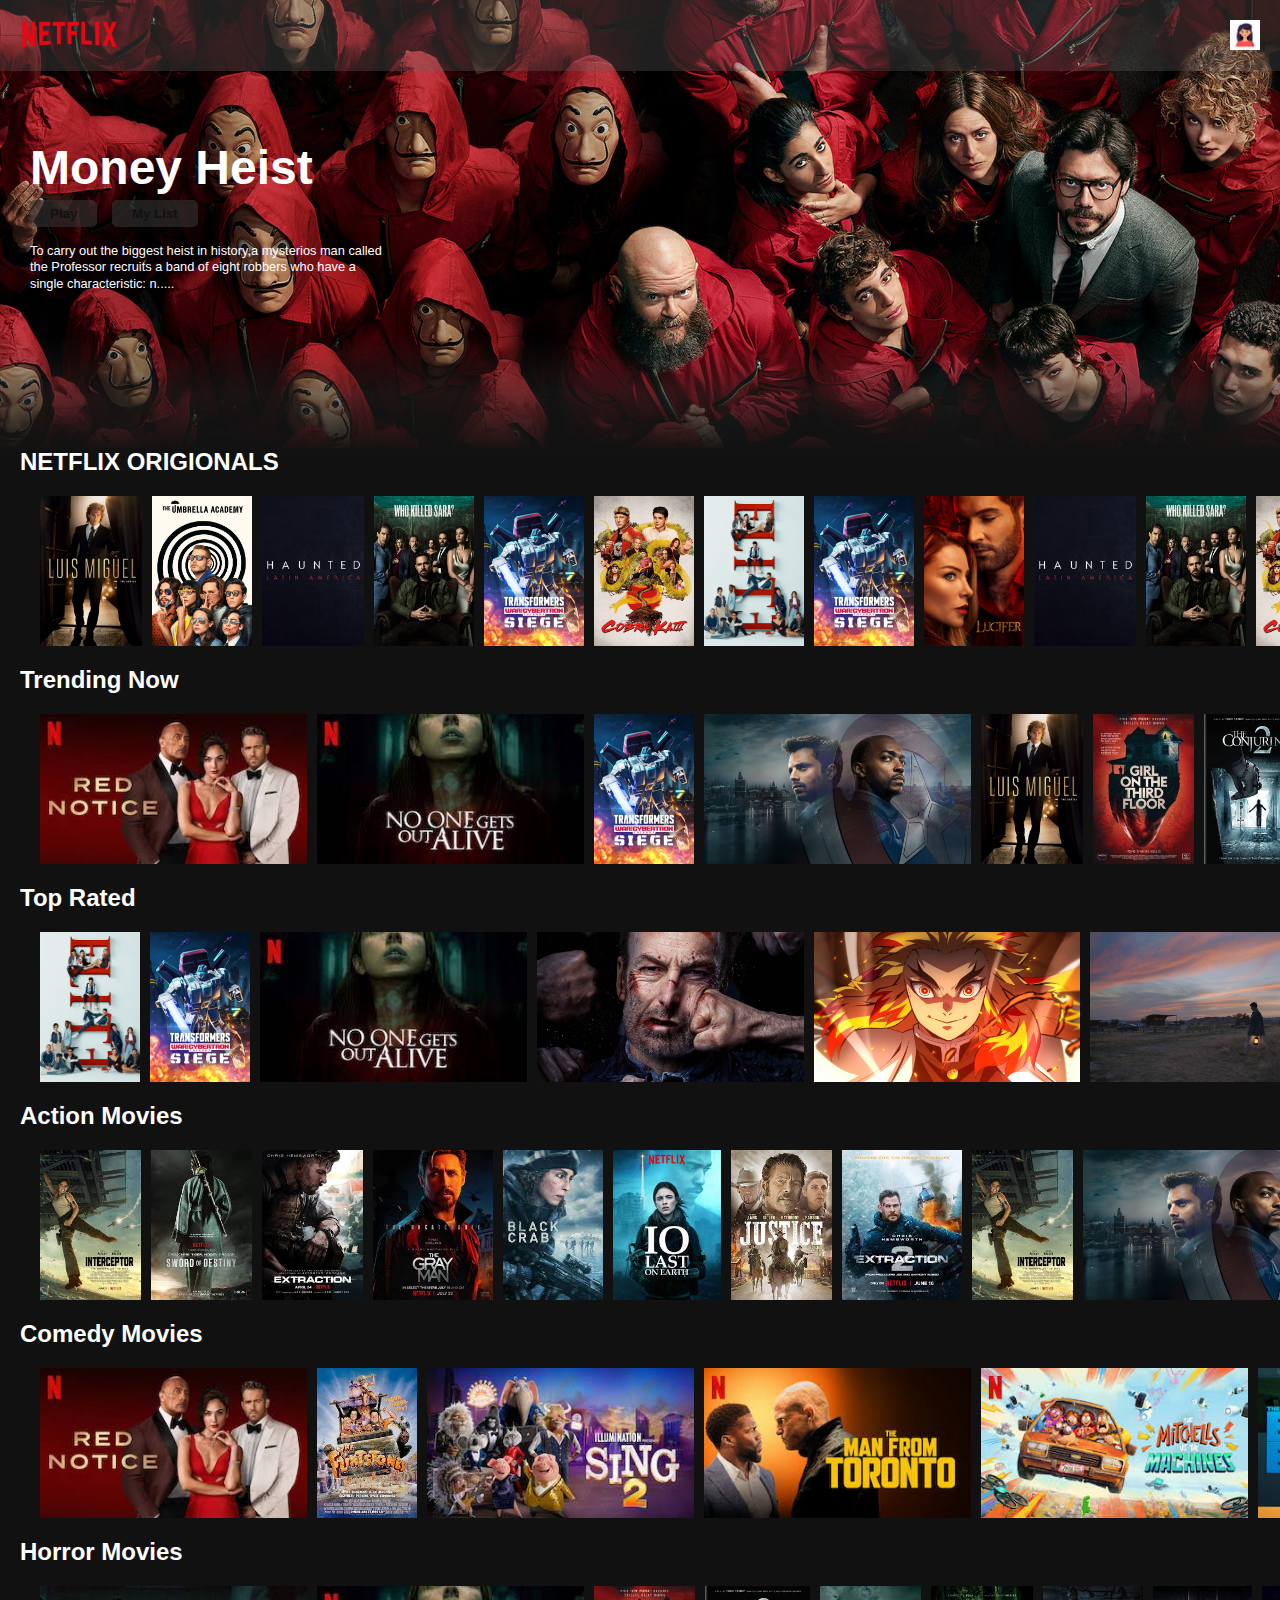
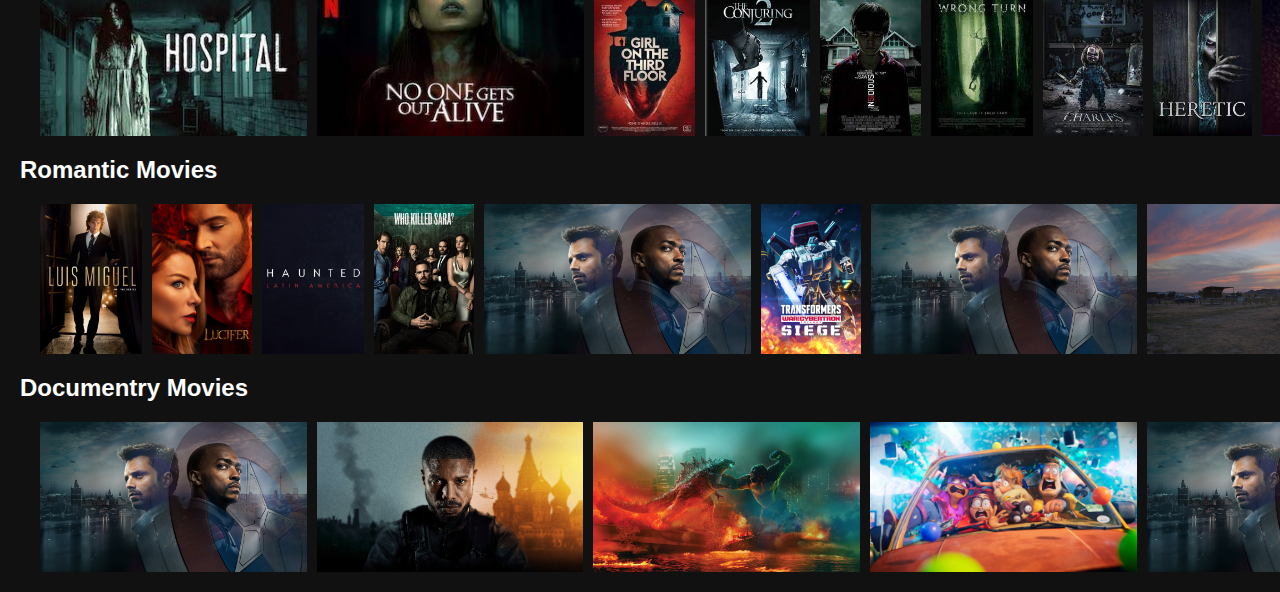
<file: netflix/index.html>
<!DOCTYPE html>
<html lang="en">
<head>
    <link rel="stylesheet" href="style.css">
    <meta charset="UTF-8">
    <meta name="viewport" content="width=device-width, initial-scale=1.0">
    <title>Netflix</title>
</head>
<body>

    <div class="nav">
        <img src="images/Netflix-logo.png"class="nav_logo">
        <img src="images/avatar.avif" class="nav_avatar">
    </div>
    <!-- banner -->
    <div class="banner">
        <div class="banner_contents">
            <div class="banner_title">Money Heist</div>
            <div class="banner_buttons">
                <button class="banner_button">Play</button>
                <button class="banner_button">My List</button>

            </div>
            <div class="banner_description">
                To carry out the biggest heist in history,a mysterios man called the 
                Professor recruits a band of eight robbers who have a single characteristic: n.....
            </div>
        </div>
        <div class="banner_fadebottom"></div>
    </div>

    <!-- neflix orgionals -->
    <div class="row">
        <h2 >NETFLIX ORIGIONALS</h2>
        <div class="row_posters">

            <img src="images/large-movie1.jpg" alt="" class="row_poster row_posterlarge"/>
            <img src="images/large-movie8.jpg" alt="" class="row_poster row_posterlarge">
            <img src="images/large-movie3.jpg" alt="" class="row_poster row_posterlarge">
            <img src="images/large-movie4.jpg" alt="" class="row_poster row_posterlarge">
            <img src="images/large-movie7.jpg" alt="" class="row_poster row_posterlarge">
            <img src="images/large-movie5.jpg" alt="" class="row_poster row_posterlarge">
            <img src="images/large-movie6.jpg" alt="" class="row_poster row_posterlarge">
            <img src="images/large-movie7.jpg" alt="" class="row_poster row_posterlarge">
            <img src="images/large-movie2.jpg" alt="" class="row_poster row_posterlarge">
            <img src="images/large-movie3.jpg" alt="" class="row_poster row_posterlarge">
            <img src="images/large-movie4.jpg" alt="" class="row_poster row_posterlarge">
            <img src="images/large-movie5.jpg" alt="" class="row_poster row_posterlarge">
           
            <img src="images/large-movie1.jpg" alt="" class="row_poster row_posterlarge"/>
            <img src="images/large-movie2.jpg" alt="" class="row_poster row_posterlarge">
            <img src="images/large-movie3.jpg" alt="" class="row_poster row_posterlarge">
            <img src="images/large-movie4.jpg" alt="" class="row_poster row_posterlarge">
            <img src="images/large-movie5.jpg" alt="" class="row_poster row_posterlarge">
            <img src="images/large-movie6.jpg" alt="" class="row_poster row_posterlarge">
            <img src="images/large-movie7.jpg" alt="" class="row_poster row_posterlarge">
            <img src="images/large-movie8.jpg" alt="" class="row_poster row_posterlarge">
        </div>

    </div>
 <!-- trending -->
    <div class="row">
        <h2>Trending Now</h2>
        <div class="row_posters">
            <img src="images/comedy.jpeg" alt="" class="row_poster row_posterlarge"/>
            <img src="images/horror2.jpeg" alt="" class="row_poster row_posterlarge">
           
            <img src="images/large-movie7.jpg" alt="" class="row_poster row_posterlarge">
            <img src="images/small-movie5.jpg" alt="" class="row_poster row_posterlarge">
            <img src="images/large-movie1.jpg" alt="" class="row_poster row_posterlarge"/>
            <img src="images/horror3.jpeg" alt="" class="row_poster row_posterlarge">
            <img src="images/horror4.jpeg" alt="" class="row_poster row_posterlarge">
            <img src="images/large-movie2.jpg" alt="" class="row_poster row_posterlarge">
            <img src="images/large-movie3.jpg" alt="" class="row_poster row_posterlarge">
            <img src="images/large-movie4.jpg" alt="" class="row_poster row_posterlarge">
            <img src="images/large-movie5.jpg" alt="" class="row_poster row_posterlarge">
            <img src="images/large-movie6.jpg" alt="" class="row_poster row_posterlarge">
            <img src="images/large-movie7.jpg" alt="" class="row_poster row_posterlarge">
            <img src="images/large-movie8.jpg" alt="" class="row_poster row_posterlarge">
            <img src="images/large-movie1.jpg" alt="" class="row_poster row_posterlarge"/>
            <img src="images/large-movie2.jpg" alt="" class="row_poster row_posterlarge">
            <img src="images/large-movie3.jpg" alt="" class="row_poster row_posterlarge">
            <img src="images/large-movie4.jpg" alt="" class="row_poster row_posterlarge">
            <img src="images/large-movie5.jpg" alt="" class="row_poster row_posterlarge">
            <img src="images/large-movie6.jpg" alt="" class="row_poster row_posterlarge">
            <img src="images/large-movie7.jpg" alt="" class="row_poster row_posterlarge">
            <img src="images/large-movie3.jpg" alt="" class="row_poster row_posterlarge">
            <img src="images/large-movie4.jpg" alt="" class="row_poster row_posterlarge">
            <img src="images/large-movie5.jpg" alt="" class="row_poster row_posterlarge">
            <img src="images/large-movie6.jpg" alt="" class="row_poster row_posterlarge">
            <img src="images/large-movie7.jpg" alt="" class="row_poster row_posterlarge">
            <img src="images/large-movie8.jpg" alt="" class="row_poster row_posterlarge">
        </div>

    </div>

    <!-- top rated -->
    <div class="row">
        <h2>Top Rated</h2>
        <div class="row_posters">
            <img src="images/large-movie6.jpg" alt="" class="row_poster row_posterlarge">
            <img src="images/large-movie7.jpg" alt="" class="row_poster row_posterlarge">
            <img src="images/horror2.jpeg" alt="" class="row_poster row_posterlarge">
            <img src="images/small-movie7.jpg" alt="" class="row_poster row_posterlarge">
            <img src="images/small-movie8.jpg" alt="" class="row_poster row_posterlarge">
            <img src="images/small-movie6.jpg" alt="" class="row_poster row_posterlarge">
            <img src="images/horror8.jpeg" alt="" class="row_poster row_posterlarge">
            <img src="images/horror3.jpeg" alt="" class="row_poster row_posterlarge">
            <img src="images/large-movie3.jpg" alt="" class="row_poster row_posterlarge">
            <img src="images/small-movie5.jpg" alt="" class="row_poster row_posterlarge"/>
            <img src="images/small-movie2.jpg" alt="" class="row_poster row_posterlarge">
            <img src="images/small-movie3.jpg" alt="" class="row_poster row_posterlarge">
            <img src="images/small-movie4.jpg" alt="" class="row_poster row_posterlarge">
            <img src="images/large-movie4.jpg" alt="" class="row_poster row_posterlarge">
            <img src="images/large-movie5.jpg" alt="" class="row_poster row_posterlarge">
            <img src="images/large-movie6.jpg" alt="" class="row_poster row_posterlarge">
            <img src="images/large-movie7.jpg" alt="" class="row_poster row_posterlarge">
            <img src="images/small-movie4.jpg" alt="" class="row_poster row_posterlarge">
            <img src="images/small-movie5.jpg" alt="" class="row_poster row_posterlarge">
            <img src="images/small-movie6.jpg" alt="" class="row_poster row_posterlarge">
            <img src="images/small-movie7.jpg" alt="" class="row_poster row_posterlarge">
            <img src="images/large-movie3.jpg" alt="" class="row_poster row_posterlarge">
            <img src="images/large-movie4.jpg" alt="" class="row_poster row_posterlarge">
            <img src="images/large-movie5.jpg" alt="" class="row_poster row_posterlarge">
            <img src="images/large-movie6.jpg" alt="" class="row_poster row_posterlarge">
            <img src="images/large-movie7.jpg" alt="" class="row_poster row_posterlarge">
            <img src="images/small-movie8.jpg" alt="" class="row_poster row_posterlarge">
            <img src="images/small-movie6.jpg" alt="" class="row_poster row_posterlarge"/>
            <img src="images/small-movie2.jpg" alt="" class="row_poster row_posterlarge">
            <img src="images/large-movie3.jpg" alt="" class="row_poster row_posterlarge">
            <img src="images/large-movie4.jpg" alt="" class="row_poster row_posterlarge">
            <img src="images/large-movie5.jpg" alt="" class="row_poster row_posterlarge">
            <img src="images/large-movie6.jpg" alt="" class="row_poster row_posterlarge">
            <img src="images/large-movie7.jpg" alt="" class="row_poster row_posterlarge">
            <img src="images/large-movie8.jpg" alt="" class="row_poster row_posterlarge">
        </div>

    </div> 

    <!-- action movies -->
    <div class="row">
        <h2>Action Movies</h2>
        <div class="row_posters">
            <img src="images/action.jpeg" alt="" class="row_poster row_posterlarge"/>
            <img src="images/action1.jpeg" alt="" class="row_poster row_posterlarge"/>
            <img src="images/action2.jpeg" alt="" class="row_poster row_posterlarge"/>
            <img src="images/action3.jpeg" alt="" class="row_poster row_posterlarge"/>
            <img src="images/action4.jpeg" alt="" class="row_poster row_posterlarge"/>
            <img src="images/action5.jpeg" alt="" class="row_poster row_posterlarge"/>
            <img src="images/action6.jpeg" alt="" class="row_poster row_posterlarge"/>
            <img src="images/action7.jpeg" alt="" class="row_poster row_posterlarge"/>
            <img src="images/action.jpeg" alt="" class="row_poster row_posterlarge"/>
            <img src="images/small-movie5.jpg" alt="" class="row_poster row_posterlarge">
            <img src="images/large-movie3.jpg" alt="" class="row_poster row_posterlarge">
            <img src="images/large-movie4.jpg" alt="" class="row_poster row_posterlarge">
            <img src="images/large-movie5.jpg" alt="" class="row_poster row_posterlarge">
            <img src="images/large-movie6.jpg" alt="" class="row_poster row_posterlarge">
            <img src="images/large-movie7.jpg" alt="" class="row_poster row_posterlarge">
            <img src="images/small-movie6.jpg" alt="" class="row_poster row_posterlarge">
            <img src="images/small-movie7.jpg" alt="" class="row_poster row_posterlarge">
            <img src="images/small-movie8.jpg" alt="" class="row_poster row_posterlarge">
            <img src="images/small-movie3.jpg" alt="" class="row_poster row_posterlarge"/>
            <img src="images/small-movie2.jpg" alt="" class="row_poster row_posterlarge">
            <img src="images/small-movie3.jpg" alt="" class="row_poster row_posterlarge">
            <img src="images/small-movie4.jpg" alt="" class="row_poster row_posterlarge">
            <img src="images/small-movie5.jpg" alt="" class="row_poster row_posterlarge">
            <img src="images/small-movie6.jpg" alt="" class="row_poster row_posterlarge">
            <img src="images/small-movie7.jpg" alt="" class="row_poster row_posterlarge">
            <img src="images/small-movie8.jpg" alt="" class="row_poster row_posterlarge">
        </div>

    </div> 

    <!-- comedy movies -->
    <div class="row">
        <h2>Comedy Movies</h2>
        <div class="row_posters">

            <img src="images/comedy.jpeg" alt="" class="row_poster row_posterlarge"/>
            <img src="images/comedy1.jpeg" alt="" class="row_poster row_posterlarge"/>
            <img src="images/comedy2.jpeg" alt="" class="row_poster row_posterlarge"/>
            <img src="images/comedy3.jpeg" alt="" class="row_poster row_posterlarge"/>
            <img src="images/comedy4.jpeg" alt="" class="row_poster row_posterlarge"/>
            <img src="images/comedy5.jpeg" alt="" class="row_poster row_posterlarge"/>
            <img src="images/small-movie2.jpg" alt="" class="row_poster row_posterlarge">
            <img src="images/small-movie3.jpg" alt="" class="row_poster row_posterlarge">
            <img src="images/comedy.jpeg" alt="" class="row_poster row_posterlarge"/>
            <img src="images/comedy.jpeg" alt="" class="row_poster row_posterlarge"/>
            <img src="images/comedy.jpeg" alt="" class="row_poster row_posterlarge"/>
            <img src="images/large-movie3.jpg" alt="" class="row_poster row_posterlarge">
            <img src="images/large-movie4.jpg" alt="" class="row_poster row_posterlarge">
            <img src="images/large-movie5.jpg" alt="" class="row_poster row_posterlarge">
            <img src="images/large-movie6.jpg" alt="" class="row_poster row_posterlarge">
            <img src="images/large-movie7.jpg" alt="" class="row_poster row_posterlarge">
            <img src="images/small-movie4.jpg" alt="" class="row_poster row_posterlarge">
            <img src="images/small-movie5.jpg" alt="" class="row_poster row_posterlarge">
            <img src="images/large-movie7.jpg" alt="" class="row_poster row_posterlarge">
            <img src="images/small-movie8.jpg" alt="" class="row_poster row_posterlarge">
        </div>

    </div> 


    <!-- horror movies -->
    <div class="row">
        <h2>Horror Movies</h2>
        <div class="row_posters">
            <img src="images/horror1.jpeg" alt="" class="row_poster row_posterlarge">
            <img src="images/horror2.jpeg" alt="" class="row_poster row_posterlarge">
            <img src="images/horror3.jpeg" alt="" class="row_poster row_posterlarge">
            <img src="images/horror4.jpeg" alt="" class="row_poster row_posterlarge">
            <img src="images/horror5.jpeg" alt="" class="row_poster row_posterlarge">
            <img src="images/horror6.jpeg" alt="" class="row_poster row_posterlarge">
            <img src="images/horror8.jpeg" alt="" class="row_poster row_posterlarge">
            <img src="images/horror7.jpeg" alt="" class="row_poster row_posterlarge">
            <img src="images/horror9.jpeg" alt="" class="row_poster row_posterlarge">
            <img src="images/horror1.jpeg" alt="" class="row_poster row_posterlarge">
            <img src="images/large-movie3.jpg" alt="" class="row_poster row_posterlarge">
            <img src="images/large-movie4.jpg" alt="" class="row_poster row_posterlarge">
            <img src="images/horror1.jpeg" alt="" class="row_poster row_posterlarge">
            <img src="images/horror2.jpeg" alt="" class="row_poster row_posterlarge">
            <img src="images/horror3.jpeg" alt="" class="row_poster row_posterlarge">
            <img src="images/horror7.jpeg" alt="" class="row_poster row_posterlarge">
            <img src="images/horror9.jpeg" alt="" class="row_poster row_posterlarge">
            <img src="images/horror8.jpeg" alt="" class="row_poster row_posterlarge">
            <img src="images/small-movie5.jpg" alt="" class="row_poster row_posterlarge">
            <img src="images/small-movie6.jpg" alt="" class="row_poster row_posterlarge">
            <img src="images/small-movie7.jpg" alt="" class="row_poster row_posterlarge">
            <img src="images/horror1.jpeg" alt="" class="row_poster row_posterlarge">
            <img src="images/small-movie5.jpg" alt="" class="row_poster row_posterlarge">
            <img src="images/small-movie6.jpg" alt="" class="row_poster row_posterlarge">
            <img src="images/small-movie7.jpg" alt="" class="row_poster row_posterlarge">
            <img src="images/small-movie8.jpg" alt="" class="row_poster row_posterlarge">
        </div>

    </div> 

    <!-- Romantic movies -->
    <div class="row">
        <h2>Romantic Movies</h2>
        <div class="row_posters">
            <img src="images/large-movie1.jpg" alt="" class="row_poster row_posterlarge"/>
            <img src="images/large-movie2.jpg" alt="" class="row_poster row_posterlarge">
            <img src="images/large-movie3.jpg" alt="" class="row_poster row_posterlarge">
            <img src="images/large-movie4.jpg" alt="" class="row_poster row_posterlarge">
            <img src="images/small-movie5.jpg" alt="" class="row_poster row_posterlarge"/>
            <img src="images/large-movie7.jpg" alt="" class="row_poster row_posterlarge">
            <img src="images/small-movie5.jpg" alt="" class="row_poster row_posterlarge">
            <img src="images/small-movie6.jpg" alt="" class="row_poster row_posterlarge">
            <img src="images/small-movie7.jpg" alt="" class="row_poster row_posterlarge">
            <img src="images/small-movie8.jpg" alt="" class="row_poster row_posterlarge">
            <img src="images/small-movie3.jpg" alt="" class="row_poster row_posterlarge"/>
            <img src="images/small-movie2.jpg" alt="" class="row_poster row_posterlarge">
            <img src="images/small-movie3.jpg" alt="" class="row_poster row_posterlarge">
            <img src="images/small-movie4.jpg" alt="" class="row_poster row_posterlarge">
            <img src="images/small-movie5.jpg" alt="" class="row_poster row_posterlarge">
            <img src="images/small-movie6.jpg" alt="" class="row_poster row_posterlarge">
            <img src="images/large-movie3.jpg" alt="" class="row_poster row_posterlarge">
            <img src="images/large-movie4.jpg" alt="" class="row_poster row_posterlarge">
            <img src="images/large-movie5.jpg" alt="" class="row_poster row_posterlarge">
            <img src="images/large-movie6.jpg" alt="" class="row_poster row_posterlarge">
            <img src="images/large-movie7.jpg" alt="" class="row_poster row_posterlarge">
            <img src="images/small-movie7.jpg" alt="" class="row_poster row_posterlarge">
            <img src="images/small-movie8.jpg" alt="" class="row_poster row_posterlarge">
        </div>

    </div> 

     <!-- documentary movies -->
     <div class="row">
        <h2>Documentry Movies</h2>
        <div class="row_posters">
            <img src="images/small-movie5.jpg" alt="" class="row_poster row_posterlarge"/>
            <img src="images/small-movie2.jpg" alt="" class="row_poster row_posterlarge">
            <img src="images/small-movie3.jpg" alt="" class="row_poster row_posterlarge">
            <img src="images/small-movie4.jpg" alt="" class="row_poster row_posterlarge">
            <img src="images/small-movie5.jpg" alt="" class="row_poster row_posterlarge">
            <img src="images/small-movie6.jpg" alt="" class="row_poster row_posterlarge">
            <img src="images/large-movie7.jpg" alt="" class="row_poster row_posterlarge">
            <img src="images/small-movie5.jpg" alt="" class="row_poster row_posterlarge">
            <img src="images/small-movie6.jpg" alt="" class="row_poster row_posterlarge">
            <img src="images/large-movie6.jpg" alt="" class="row_poster row_posterlarge">
            <img src="images/large-movie7.jpg" alt="" class="row_poster row_posterlarge">
            <img src="images/small-movie7.jpg" alt="" class="row_poster row_posterlarge">
            <img src="images/small-movie8.jpg" alt="" class="row_poster row_posterlarge">
            <img src="images/small-movie3.jpg" alt="" class="row_poster row_posterlarge"/>
            <img src="images/small-movie2.jpg" alt="" class="row_poster row_posterlarge">
            <img src="images/small-movie3.jpg" alt="" class="row_poster row_posterlarge">
            <img src="images/small-movie4.jpg" alt="" class="row_poster row_posterlarge">
            <img src="images/small-movie5.jpg" alt="" class="row_poster row_posterlarge">
            <img src="images/small-movie6.jpg" alt="" class="row_poster row_posterlarge">
            <img src="images/small-movie7.jpg" alt="" class="row_poster row_posterlarge">
            <img src="images/small-movie8.jpg" alt="" class="row_poster row_posterlarge">
        </div>

    </div> 


</body>
</html>
</file>
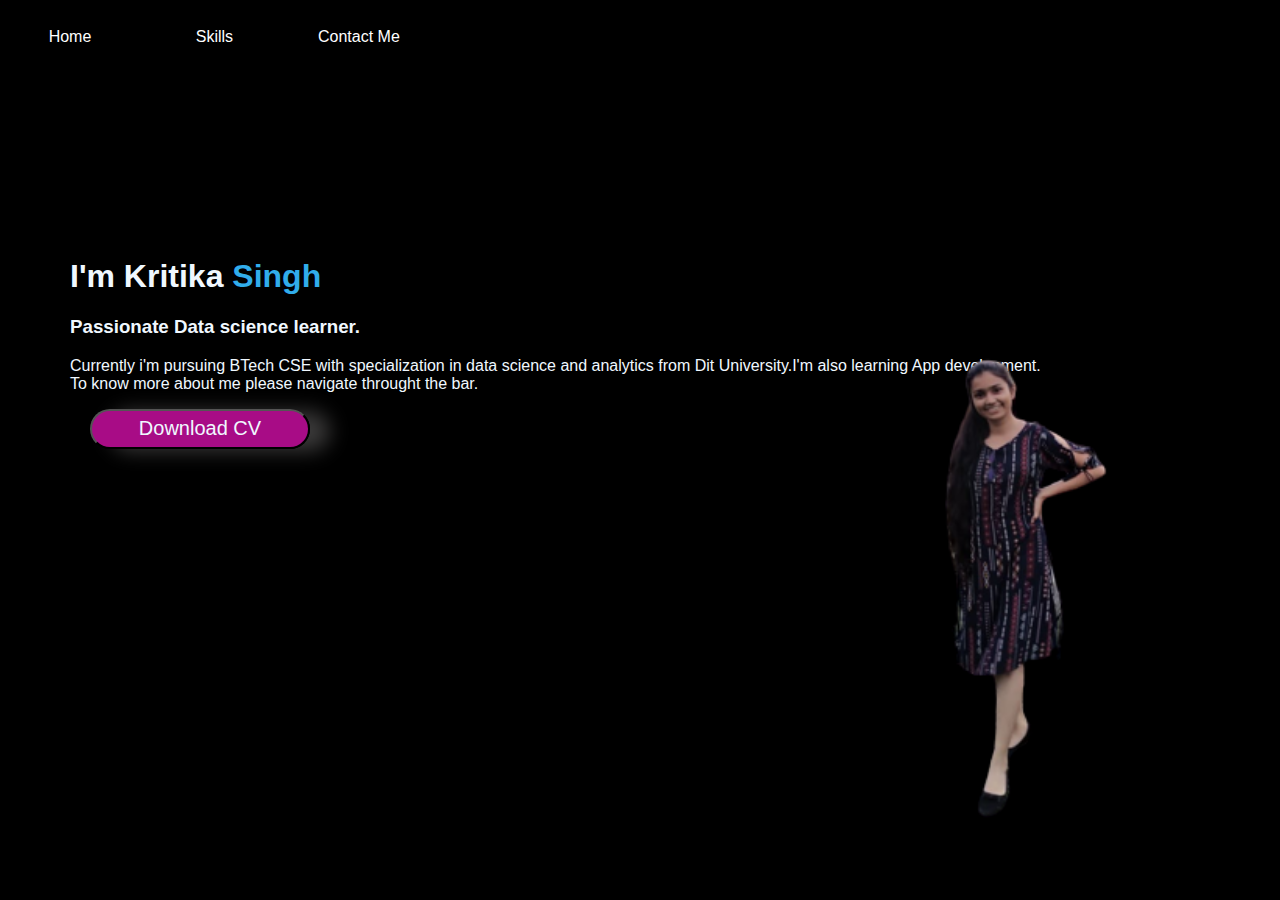
<file: portfolio/index.html>
<!DOCTYPE html>
<html lang="en">
<head>
    <link rel="stylesheet" href="style.css">

    <meta charset="UTF-8">
    <meta name="viewport" content="width=device-width, initial-scale=1.0">
    <title>Portfolio</title>
</head>
<body>
    
<nav>
    
        <ul>
            <li><a class="active" href="#">Home</a></li>
            <li><a href="skill.html">Skills</a></li>
            <li><a href="contact.html">Contact Me</a></li>
            
            
        </ul>
   
</nav>
    <div class="mainpage">
    <h1>I'm Kritika <span>Singh</span></h1>
    

    <h3>Passionate Data science learner.</h3>
    
    <p id="intro">Currently i'm pursuing BTech CSE with specialization in data science and analytics
    from Dit University.I'm also learning App development.<br> To know more about me please navigate throught
    the bar.</p>
    <button onclick=" window.open('https://docs.google.com/document/d/154HEvvuzgFInS00rQ5V-4KNNPh7zMqoG/edit?usp=sharing&ouid=113457115256458981328&rtpof=true&sd=true','_blank')">Download CV</button>
    
    <div class="images">
        <img src="me.png" class="myself">
        <!-- <img src="shape.png" class="shape"> -->
    </div>

</div>
</body>
</html>
</file>
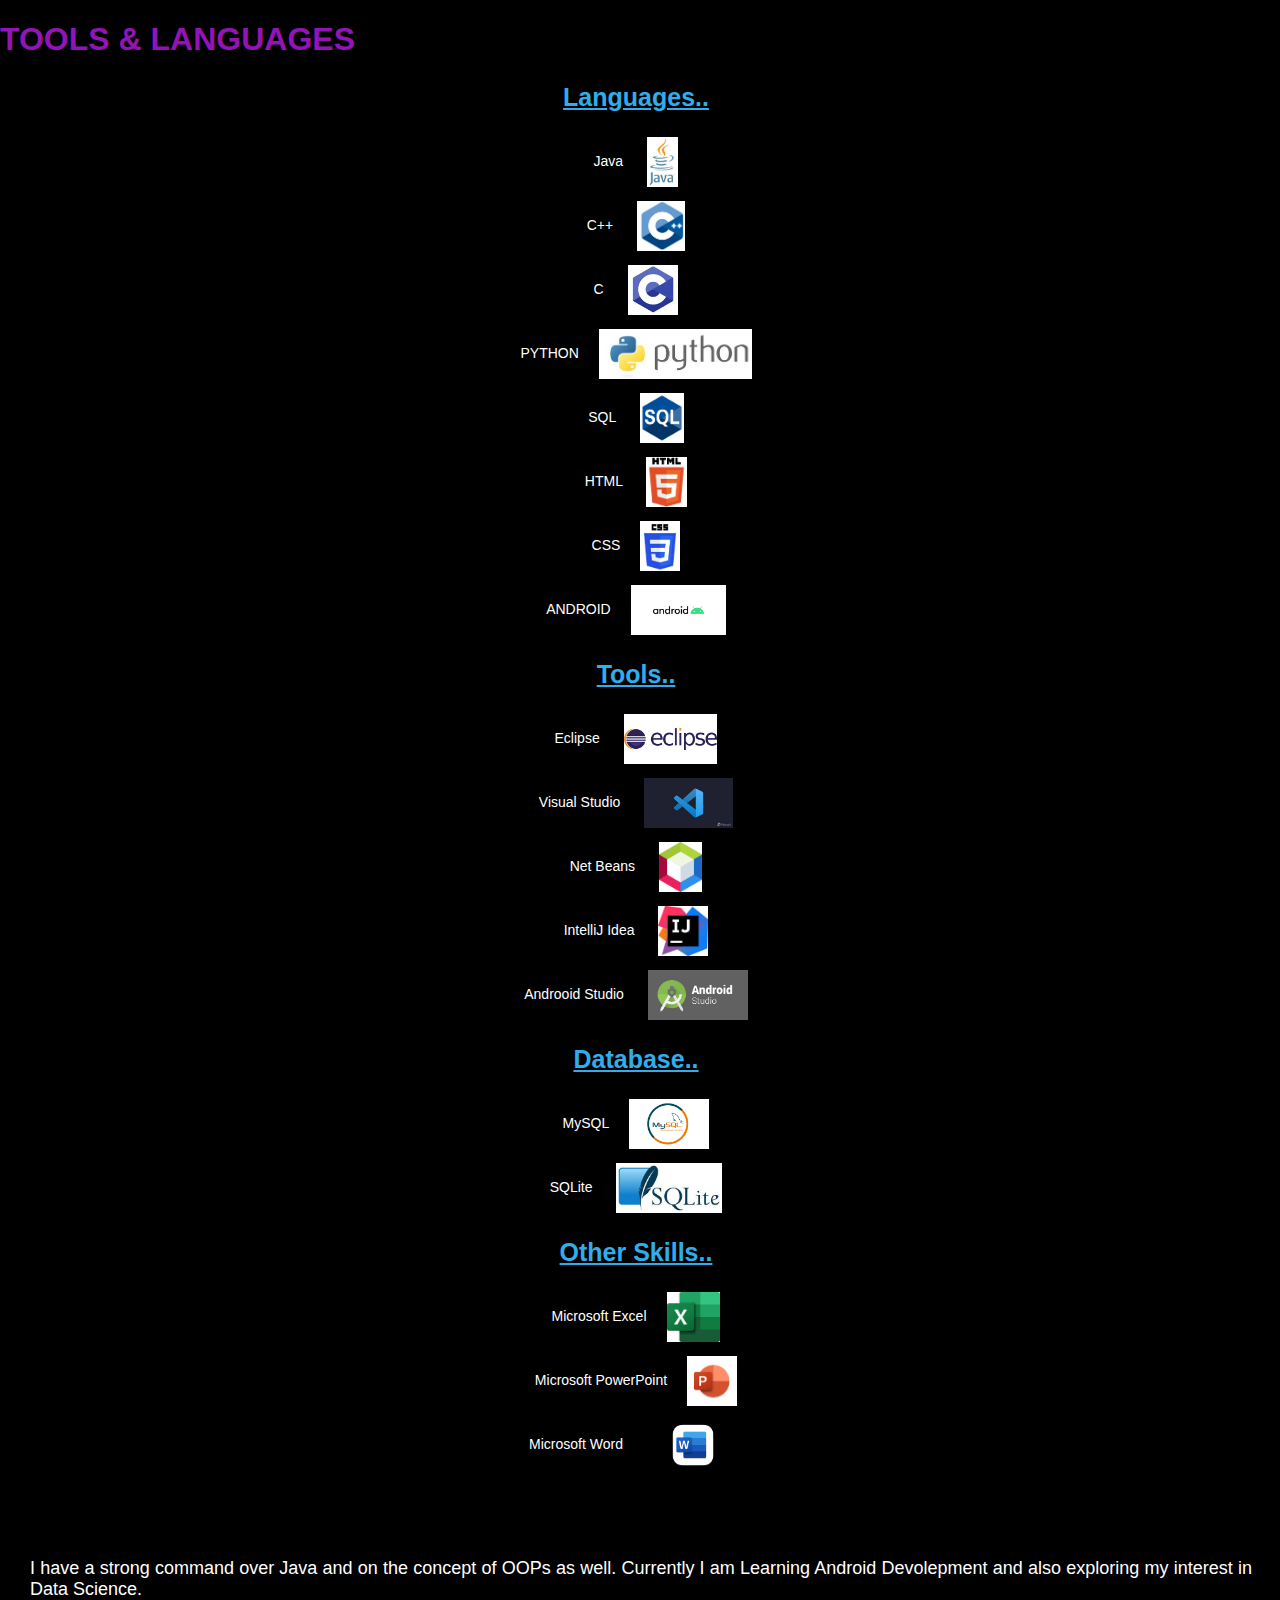
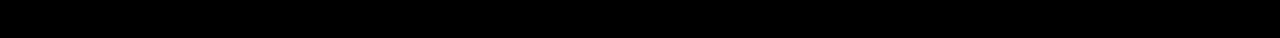
<file: portfolio/skill.html>
<!DOCTYPE html>
<html lang="en">
<head>
    <link rel="stylesheet" href="styles.css">

    <meta charset="UTF-8">
    <meta name="viewport" content="width=device-width, initial-scale=1.0">
    <title>skillinfo</title>
</head>
<body>
    <div class="skill_body">
        <h1>TOOLS & LANGUAGES</h1>
        <h3>Languages..</h3>
        <div class="skill_list">
           <p><li>Java  <img src="Screenshot 2023-06-10 212423.png"></li></p>
           <p><li>C++ <img src="Screenshot 2023-06-10 212412.png"></li></p> 
           <p><li>C <img src="Screenshot 2023-06-10 212441.png"></li></p>
           <p><li>PYTHON<img src="Screenshot 2023-06-10 212343.png"></li></p>
           <p><li>SQL <img src="sql.png"></li></p>
           <p><li>HTML <img src="Screenshot 2023-06-10 212433.png"></li></p>
           <p><li>CSS<img src="Screenshot 2023-06-10 212358.png"></li></p>
           <p><li>ANDROID<img src="[data-uri]"></li></p>

           
        </div>

        
        <h3>Tools..</h3>
        <div class="tools">
            <p><li>Eclipse <img src="[data-uri]
                QSiUQikUgkEolEIpFIJBKJRCKRSCQSiUQikUj+v/gv2gKbDAA4DgIAAAAASUVORK5CYII="></li></p>
            <p><li>Visual Studio  <img src="[data-uri]"></li></p>
            <p><li>Net Beans <img src="[data-uri]"></li></p>
            <p><li>IntelliJ Idea <img src="[data-uri]"></li></p>
            <p><li>Androoid Studio <img src="android.jpg"></li></p>

        </div>

        
        
        <h3>Database..</h3>
        <div class="database">
            <p><li>MySQL<img src="mysql.png"></li></p>
            <p><li>SQLite <img src="[data-uri]"></li></p>
            
        </div>
        
        
        <h3>Other Skills..</h3>
        <div class="other">
            <p><li>Microsoft Excel<img src="excel.jpeg"></li>
            <p><li>Microsoft PowerPoint<img src="[data-uri]"></li></p>
            <p><li>Microsoft Word<img src="[data-uri]"></li></p>
        </div>

       <br><br><p id="intro">I have a strong command over Java and on the concept of OOPs as well.
            Currently I am Learning Android Devolepment and also exploring my interest in Data Science.

        </p>
    </div>
   
    
</body>
</html>
</file>
<file: netflix/style.css>
*{
    margin: 0;
    padding: 0;
    box-sizing: border-box;
}
body{
    background-color: #111;
    font-family: Arial, Helvetica, sans-serif;
  
}
.row_poster{
    width: auto;
    max-height: 150px;
    object-fit: contain;
    margin-right: 10px;
    transition: transform 450ms;
}
.row_posters{
    display: flex;
    overflow-y: hidden;
    overflow-x: scroll;
    padding: 20px;

}
.row_poster:hover{
    transform: scale(1.08);
}
.row_posters::-webkit-scrollbar{
    display: none;
}
.row_posterLarge{
    max-height: 250px;
}
.row_posterLarge:hover{
    transform: scale(1.09);
}
.row{
    color: white;
    margin-left: 20px;
}
.banner{
    background-image: url('images/banner.jpg');
    background-size:cover;
    background-position: center;
    color: white;
    object-fit: contain;
    height: 448px;
}
.banner_contents{
    margin-left: 30px;
    padding-top: 140px;
    height: 190px;
}
.banner_title{
    font-size: 3rem;
    font-weight:800;
    padding-bottom: .3rem;
}
.banner_description{
width: 45rem;
line-height: 1.3;
padding-top: 1rem;
font-size:.8rem;
max-width: 360px;
height: 180px;
}
.banner_button{
    cursor: pointer;
    color: #fff;
    outline: none;
    border: none;
    font-weight: 700;
    border-radius: 5px;
    width: auto;
    color: #111;
    background-color: rgb(51, 51, 51,.6);
    padding-left: 20px;
    padding-right: 20px;
    margin-right: 10px;
    padding-top: 6px;
    padding-bottom: 6px;
}
.banner_button:hover{
    color: #000;
    background-color: aliceblue;
    transition: all .2 ease;
}
.banner_fadebottom{
    margin-top: 145px;
    height: 7.4rem;
    background-image: linear-gradient(180deg,transparent,rgba(37,37,37,.5),#111);
    margin-bottom: 10px;
}
.nav_logo{
    width:100px;
    object-fit: contain;
}
.nav_avatar{
    width: 30px;

    object-fit: contain;
}
.nav{
    position: fixed;
    top: 0;
    width: 100%;
    display: flex;
    justify-content: space-between;
    padding: 20px;
    z-index: 1;
    transition: all 0.5s ease-in;
    background-color: rgb(102, 102, 102,.3);
}
.nav_black{
    background-color: #111;
}
</file>
<file: portfolio/style.css>
*{
    margin-left:0px;
    padding: 0;
    box-sizing: border-box;
}
body{
    background-color: black;
    font-family: 'Lucida Sans', 'Lucida Sans Regular', 'Lucida Grande', 'Lucida Sans Unicode', Geneva, Verdana, sans-serif;
}
nav ul{
    list-style: none;
    padding: 0;
    margin: 0;
    /* text-align: right; */
}
nav li{
    display: inline-block;
  
}
nav a{
    float: left;
    text-decoration: none;
    color: white;
    width: 140px;
    display: block;
    padding: 0px 20px;
    margin-top: 20px;
    height: 35px;
    font-weight: 400;
    font-size: 16x;
    text-align: center;
}
nav a:hover{
    color: rgb(195, 11, 189);
}

.mainpage{
    color: aliceblue;
    text-align: left;
    margin-left: 70px;
    margin-top: 15%;
    
}
span{
    color: rgb(49, 173, 235);
}

.images img{
    height: 100%;
    position:absolute;
    left: 90%;
    bottom: 0px;
    align-items: center;
    top: 0;
    transform: translateX(-50%);
    transition: bottom 1s,left 1s;
}
button{
    color: aliceblue;
    background-color: #d70facc7;
    text-align: center;
    font-size: 20px;
    width: 220px;
    height: 40px;
    margin-left: 20px;
    border-radius: 20px;
    box-shadow: 20px 2px 20px #3b3a3a;;
}
</file>
<file: portfolio/styles.css>
*{
    margin-left:0px;
    padding: 0;
    box-sizing: border-box;
}
body{
    background-color: black;
    font-family: 'Lucida Sans', 'Lucida Sans Regular', 'Lucida Grande', 'Lucida Sans Unicode', Geneva, Verdana, sans-serif;
}
h1{
    color: rgb(147, 20, 182);
}
.skill_body{
    color: white;
}
.skill_list,.tools,.other,.database{
    text-align: center;
    font-size: 14px;
    list-style-type: url('sql.png');
    
}

h3{
    text-align: center;
    text-decoration: dashed;
    color: rgb(49, 173, 235);
    font-size: 25px;
    text-decoration: underline;
}
#intro{
    text-align: justify;
    margin-left: 10px;
    padding: 20px;
    font-size: 18px;
    
}
.skill_list img,.tools img,.database img,.other img{
    height: 50px;
    width: auto;
    display:inline-block;
    margin-left: 20px;
    vertical-align: middle;
}
</file>
